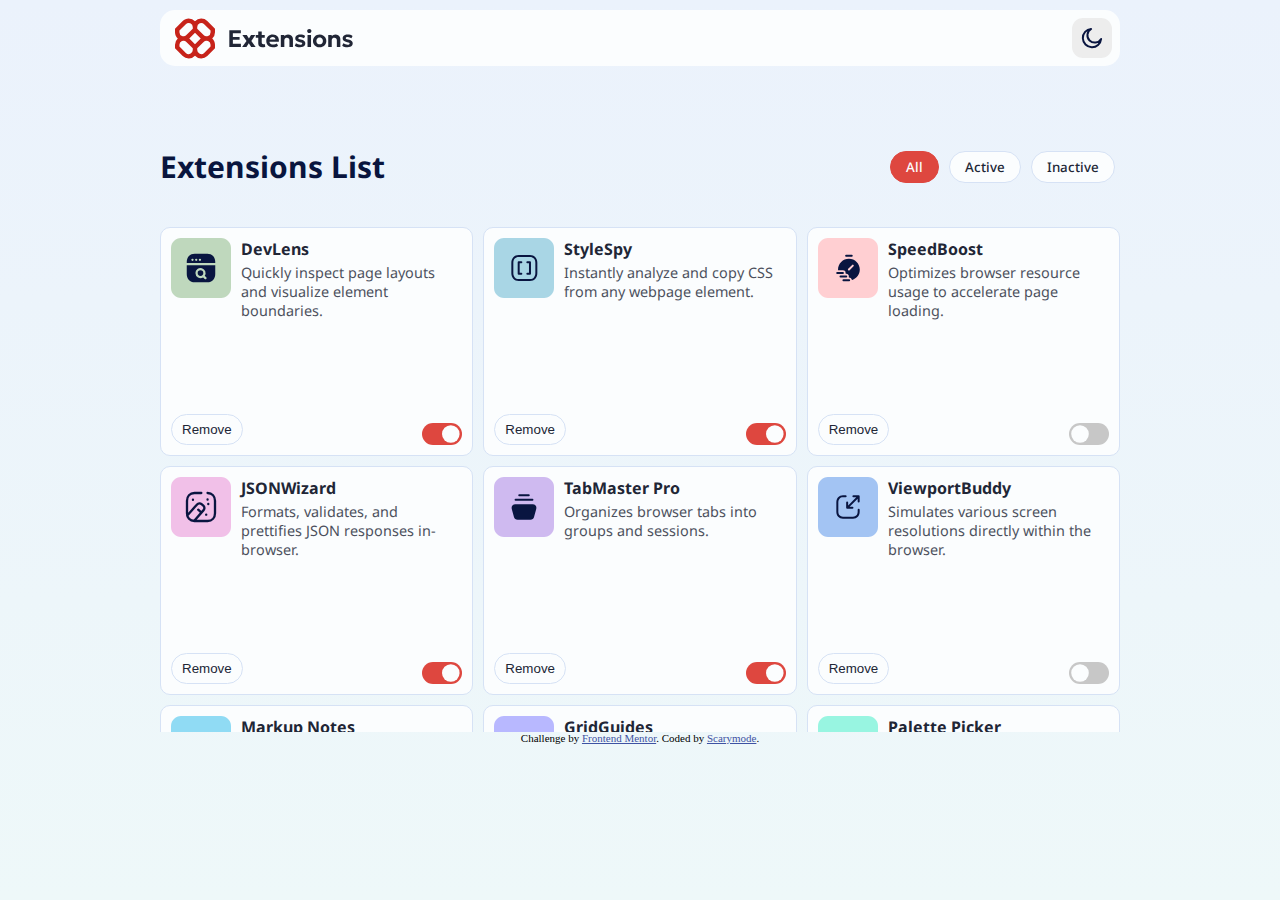
<file: index.html>
<!DOCTYPE html>
<html lang="en">
<head>
  <meta charset="UTF-8">
  <meta name="viewport" content="width=device-width, initial-scale=1.0"> <!-- displays site properly based on user's device -->

  <link rel="icon" type="image/png" sizes="32x32" href="./assets/images/favicon-32x32.png">
  
  <title>Frontend Mentor | Browser extensions manager UI</title>

  <style>
    :root {
      --bg-gradient-1: #EBF2FC;
      --bg-gradient-2: #EEF8F9;

      --head-bg-color: #fbfdfeff;
      --top-button-bg-color: #fbfdfeff;
      --grid-item-bg-color: #fbfdfeff;
      --remove-text-color-hover: #fbfdfeff;
      --remove-bg-color: #fbfdfeff;
      --mode-bg-color: #edededff;
      --top-button-bg-color-hover: #d6e2f5ff;
      --grid-item-border-color: #d6e2f5ff;
      --remove-border-color: #d6e2f5ff;
      --mode-bg-color-hover: #c7c7c7ff;
      --top-button-text-color: #212636ff;
      --grid-item-text-color: #212636ff;
      --logo-text-color: #212636ff;
      --remove-text-color: #212636ff;
      --top-content-color: #09153eff;
      --switch-bg-color: #c7c7c7ff;

      --top-button-bg-color-active: #de473fff;
      --top-button-text-color-active: #fbfdfeff;
    }
    body.dark{
      --bg-gradient-1: #040918;
      --bg-gradient-2: #091540;

      --top-button-bg-color: #212636ff;
      --head-bg-color: #212636ff;
      --remove-text-color-hover: #212636ff;
      --grid-item-bg-color: #212636ff;
      --remove-bg-color: #212636ff;
      --mode-bg-color: #2f364bff;
      --mode-bg-color-hover: #545969ff;      
      --top-button-bg-color-hover: #545969ff;
      --grid-item-border-color: #545969ff;
      --switch-bg-color: #545969ff;
      --remove-border-color: #545969ff;
      --remove-text-color: #fbfdfeff;
      --logo-text-color: #fbfdfeff;
      --top-content-color: #fbfdfeff;
      --top-button-text-color: #fbfdfeff;
      --grid-item-text-color: #fbfdfeff;

      --top-button-bg-color-active: #de473fff;
      --top-button-text-color-active: #09153eff;
      
    }
    html, body,
    button,
    .card,
    .grid-item,
    .switch_control,
    .modeicon img,
    .top-button button {
      transition: color 0.4s ease,
                  background-color 0.4s ease,
                  border-color 0.4s ease,
                  filter 0.4s ease;
    }

    html, body {
      height: 100%;
      margin: 0;
      padding: 0;
      background: linear-gradient(180deg, var(--bg-gradient-1), var(--bg-gradient-2));
      overflow: hidden;
    }
    .attribution { font-size: 11px; text-align: center; }
    .attribution a { color: hsl(228, 45%, 44%); }
    .head {
      background-color: var(--head-bg-color);
      border-radius: 15px;
      display: flex;
      flex-direction: row;
      justify-content: space-between;
      margin: 10px;
      width: 75%;
      justify-self: center;
    }
    .logo-site {
      margin: 5px;
      fill: var(--logo-text-color);
      white-space: nowrap;
      margin-left: 15px;
      display: flex;
      align-self: center;
    }
    .mode {
      background-color: var(--mode-bg-color);
      height: 40px;
      width: 40px;
      margin: 8px;
      border-radius: 11px;
      display: flex;
      justify-content: center;
      align-items: center;
      cursor: pointer;
      border: none;
    }
    .modeicon {
      display: flex;
      align-self: center;
      width: 22px;
      height: 22px;
    }
    .mode:hover {
      background-color: var(--mode-bg-color-hover);
      cursor: pointer;
    }
    .mode:focus {
      outline: 2px solid #F45B55;
      outline-offset: 2px;
    }
    .top-content {
      width: 75%;
      display: flex;
      flex-direction: row;
      justify-content: space-between;
      justify-self: center;
      margin-top: 50px;
    }
    @font-face {
      font-family: 'NotoSans';
      src: url('./assets/fonts/static/NotoSans-Regular.ttf') format('truetype');
      font-weight: normal;
      font-style: normal;
    }
    @font-face {
      font-family: 'NotoSansMedium';
      src: url('./assets/fonts/static/NotoSans-Medium.ttf') format('truetype');
      font-weight: bolder;
      font-style: normal;
    }
    @font-face {
      font-family: 'NotoSansBold';
      src: url('./assets/fonts/static/NotoSans-Bold.ttf') format('truetype');
      font-weight: bold;
      font-style: normal;
    }
    .top-content p {
      color: var(--top-content-color);
      font-family: 'NotoSansBold', sans-serif;
      font-size:30px;
    }
    .top-button {
      display: flex;
      flex-direction: row;
      justify-content: space-between;
      align-self: center;
    }
    .top-button button {
      font-family: 'NotoSansMedium', sans-serif;
      margin: 5px;
      background-color: var(--top-button-bg-color);
      border-radius: 20px;
      border: none;
      height: 20px;
      color: var(--top-button-text-color);
      padding: 15px;
      display: flex;
      justify-content: center;
      align-items: center;
      border: solid var(--remove-border-color) 1px;
    }
    .top-button button:hover {
      background-color: var(--top-button-bg-color-hover);
      cursor: pointer;
    }
    .top-button button.active {
      background-color: var(--top-button-bg-color-active);
      color: var(--top-button-text-color-active);
      border-color: var(--top-button-bg-color-active);
    }
    .top-button button:focus {
      outline: 2px solid #F45B55;
      outline-offset: 2px;
    }
    .grid {
      display: grid;
      gap: 10px;
      grid-template-columns: repeat(auto-fit, minmax(250px, 1fr));
      padding: 10px;
      width: 75%;
      justify-self: center;
      overflow-y: auto;
      max-height: 55vh;
      scrollbar-width: none;
    }
    .grid-item {
      background-color: var(--grid-item-bg-color);
      border-radius: 10px;
      border: solid var(--grid-item-border-color) 0.1px;
      padding: 10px;
      display: flex;
      flex-direction: column;
      justify-content: space-between;
      height: 23vh;
    }
    .grid-item-top {
      display: flex;
      flex-direction: row;
      gap: 5px;
      align-items: flex-start;
    }
    .grid-item-top-text {
      display: flex;
      flex-direction: column;
      color: var(--grid-item-text-color);
      vertical-align: top;
      margin-left: 5px;
    }
    .grid-item-name {      
      font-family: 'NotoSansBold', sans-serif;
      margin: 0;
    }
    .grid-item-description {
      font-family: 'NotoSans', sans-serif;
      font-size: 0.9rem;
      opacity: 0.8;
      margin: 3px 0 0 0;
    }
    .btns {
      display: flex;
      flex-direction: row;
      justify-content: space-between;
      margin-top: 10px;
      align-items: flex-start;
    }
    .grid-item-remove {
      border-radius: 20px;
      background-color: var(--remove-bg-color);
      border: solid var(--remove-border-color) 0.1px;
      color: var(--remove-text-color);
      display: flex;
      align-self: flex-end;
      padding: 7px;
      padding-left: 10px;
      padding-right: 10px;
      cursor: pointer;
    }
    .grid-item-remove:hover {
      background-color: #de473fff;
      border: #de473fff solid 0.1px;
      color: var(--remove-text-color-hover);
    }
    .grid-item-remove:focus {
      outline: 2px solid #F45B55;
      outline-offset: 2px;
    }
    :root {
      --switch-width: 40px;
      --switch-height: calc(var(--switch-width)/1.8);
      --switch-border-radius: calc(var(--switch-height)/2);
      --switch-bg-active-color: #de473fff;
      --switch-dot-color: #fbfdfeff;
    }
    .switch {
      display: inline-block;
      cursor: pointer;
      align-self: flex-end;
    }
    .switch_input {
      position: absolute;
      opacity: 0;
      width: 0;
      height: 0;
    }
    .switch_control:focus {
      outline: 2px solid #F45B55;
      outline-offset: 2px;
    }
    .switch_input:checked + .switch_control{
      background-color: var(--switch-bg-active-color);
    }
    .switch_input:checked + .switch_control::after {
      transform: translateX(80%) scale(0.8);
    }
    .switch_control {
      position: relative;
      height: var(--switch-height);
      width: var(--switch-width);
      border-radius: var(--switch-border-radius);
      background-color: var(--switch-bg-color);
      transition: background-color 250ms ease;
    }
    .switch_control::after{
      content: "";
      position: absolute;
      top: 0;
      left: 0;
      width: var(--switch-height);
      height: 100%;
      border-radius: var(--switch-border-radius);
      transform: scale(0.8);
      background-color: var(--switch-dot-color);
      transition: transform 250ms ease;
    }
    @media (max-width: 600px) {
      :root {
        --switch-width: 50px;
      }
      .head {
        width: 90%;
      }
      .top-content {
        flex-direction: column;
        width: 85%;
        margin-top: 0px;
      }
      .top-content p {
        align-self: center;
      }
      .top-button { 
        height: 50px;       
        width: 100%;        
        justify-content: space-evenly;
        margin-bottom: 5px;
      }
      .top-button button {
        font-size: 25px;
        padding: 20px;
      }
      .grid {
        width: 90%;
        max-height: 70vh;
      }
      .grid-item {        
        height: 17vh;
      }
      .grid-item-top img {
        height: 80px;
        width: 80px;
      }
      .grid-item-name {
        font-size: larger;
      }
      .grid-item-description {
        font-size: large;
      }
      .grid-item-remove {
        height: 40px;
        font-size: larger;
      }
    }
  </style>
</head>
<body>
  <div class="head">
    <div class="logo-site">
    <svg xmlns="http://www.w3.org/2000/svg" width="179" height="41" fill="none" viewBox="0 0 179 41">
      <g clip-path="url(#a)">
          <path fill="#C7231A" fill-rule="evenodd" d="M13.715.516c-2.257 0-4.42.896-6.016 2.492L0 10.707v3.524c0 2.49 1.07 4.73 2.774 6.285A8.485 8.485 0 0 0 0 26.802v3.524l7.699 7.698A8.507 8.507 0 0 0 20 37.742a8.508 8.508 0 0 0 12.301.282L40 30.326v-3.524c0-2.49-1.07-4.73-2.774-6.286A8.485 8.485 0 0 0 40 14.231v-3.524l-7.699-7.7A8.508 8.508 0 0 0 20 3.29 8.485 8.485 0 0 0 13.715.516Zm12.044 20a8.528 8.528 0 0 1-.282-.27L20 14.77l-5.477 5.477a8.528 8.528 0 0 1-.282.27c.096.087.19.177.282.269L20 26.262l5.477-5.476c.092-.093.186-.182.282-.27Zm-3.537 9.81v1.682a4.063 4.063 0 0 0 6.936 2.874l6.398-6.397v-1.683a4.063 4.063 0 0 0-6.937-2.874l-6.397 6.398Zm-4.444 0-6.397-6.398a4.063 4.063 0 0 0-6.937 2.873v1.684l6.397 6.397a4.063 4.063 0 0 0 6.937-2.873v-1.683Zm0-21.302v1.683l-6.397 6.397a4.063 4.063 0 0 1-6.937-2.873v-1.683l6.397-6.397a4.063 4.063 0 0 1 6.937 2.873Zm10.841 8.08-6.397-6.397V9.024a4.063 4.063 0 0 1 6.936-2.873l6.398 6.397v1.683a4.063 4.063 0 0 1-6.937 2.873Z" clip-rule="evenodd"/>
      </g>
      <path class="logo-site" fill="#091540" d="M54.318 29V12.2h11.484v3.096H57.87v3.6h6.72v2.868h-6.72v4.104h8.028V29h-11.58Zm12.818.024 4.368-6.036-4.14-6.108h4.428l2.148 3.684 2.088-3.684h4.32l-4.02 6.036L80.66 29h-4.488l-2.352-3.696-2.388 3.66-4.296.06Zm20.293.336c-1.296 0-2.32-.364-3.072-1.092-.744-.736-1.116-1.844-1.116-3.324V13.388h3.504v3.492h3.012v2.808h-3.012v4.62c0 .712.148 1.212.444 1.5.296.288.692.432 1.188.432.256 0 .504-.028.744-.084.248-.064.476-.152.684-.264l.492 2.76c-.36.2-.792.368-1.296.504a5.92 5.92 0 0 1-1.572.204Zm-6.648-9.672V16.88h2.808v2.808H80.78Zm17.126 9.672c-1.32 0-2.48-.268-3.48-.804a5.853 5.853 0 0 1-2.34-2.244c-.56-.96-.84-2.084-.84-3.372 0-.936.16-1.796.48-2.58a6.052 6.052 0 0 1 1.368-2.028A6.203 6.203 0 0 1 95.171 17c.8-.32 1.676-.48 2.628-.48 1.048 0 1.976.184 2.784.552a5.43 5.43 0 0 1 2.028 1.548c.536.656.908 1.428 1.116 2.316.216.888.236 1.852.06 2.892h-9.288c0 .56.144 1.048.432 1.464.296.416.708.744 1.236.984.536.232 1.16.348 1.872.348.704 0 1.376-.096 2.016-.288a6.426 6.426 0 0 0 1.812-.876l1.164 2.4c-.384.296-.864.56-1.44.792-.576.224-1.188.396-1.836.516a9.422 9.422 0 0 1-1.848.192Zm-3.204-7.944h5.724c-.024-.712-.276-1.276-.756-1.692-.472-.416-1.124-.624-1.956-.624-.832 0-1.524.208-2.076.624-.544.416-.856.98-.936 1.692ZM105.83 29V16.88h3.504v1.368c.464-.608 1.012-1.048 1.644-1.32a5.072 5.072 0 0 1 2.004-.408c1.128 0 2.056.224 2.784.672.736.44 1.28 1.012 1.632 1.716.36.704.54 1.444.54 2.22V29h-3.504v-6.78c0-.768-.216-1.38-.648-1.836-.424-.456-1.04-.684-1.848-.684-.512 0-.964.116-1.356.348-.392.224-.7.54-.924.948-.216.408-.324.88-.324 1.416V29h-3.504Zm19.29.348c-1.08 0-2.076-.14-2.988-.42-.912-.288-1.692-.68-2.34-1.176l1.14-2.448a8.333 8.333 0 0 0 2.052 1.02c.736.24 1.444.36 2.124.36.672 0 1.188-.1 1.548-.3.368-.208.552-.504.552-.888 0-.344-.164-.596-.492-.756-.32-.168-.944-.348-1.872-.54-1.6-.288-2.768-.74-3.504-1.356-.736-.624-1.104-1.48-1.104-2.568 0-.768.212-1.444.636-2.028.432-.584 1.024-1.036 1.776-1.356.752-.328 1.616-.492 2.592-.492.96 0 1.864.132 2.712.396.856.256 1.588.616 2.196 1.08l-1.104 2.46a5.34 5.34 0 0 0-1.104-.672 6.35 6.35 0 0 0-1.296-.444 5.43 5.43 0 0 0-1.32-.168c-.584 0-1.056.1-1.416.3-.36.192-.54.464-.54.816 0 .352.164.612.492.78.328.168.94.352 1.836.552 1.672.352 2.86.82 3.564 1.404.712.576 1.068 1.388 1.068 2.436 0 .808-.22 1.512-.66 2.112-.432.6-1.04 1.068-1.824 1.404-.776.328-1.684.492-2.724.492Zm7.413-.348V16.88h3.504V29h-3.504Zm1.752-14.04a2.26 2.26 0 0 1-1.512-.54c-.424-.368-.636-.856-.636-1.464 0-.616.212-1.104.636-1.464a2.23 2.23 0 0 1 1.512-.552 2.23 2.23 0 0 1 1.512.552c.424.36.636.848.636 1.464 0 .608-.212 1.096-.636 1.464a2.26 2.26 0 0 1-1.512.54Zm10.362 14.4c-1.304 0-2.46-.292-3.468-.876a6.504 6.504 0 0 1-2.376-2.328 6.28 6.28 0 0 1-.852-3.216c0-.856.164-1.668.492-2.436a6.302 6.302 0 0 1 1.392-2.052c.6-.6 1.308-1.072 2.124-1.416.816-.344 1.712-.516 2.688-.516 1.304 0 2.456.292 3.456.876a6.38 6.38 0 0 1 2.364 2.34c.576.968.864 2.036.864 3.204 0 .848-.164 1.66-.492 2.436a6.439 6.439 0 0 1-1.392 2.064 6.547 6.547 0 0 1-2.112 1.404c-.816.344-1.712.516-2.688.516Zm0-3.036c.616 0 1.168-.136 1.656-.408.488-.28.872-.672 1.152-1.176.28-.512.42-1.112.42-1.8 0-.696-.14-1.296-.42-1.8a2.854 2.854 0 0 0-1.14-1.164c-.488-.28-1.044-.42-1.668-.42-.624 0-1.184.14-1.68.42-.488.272-.872.66-1.152 1.164-.272.504-.408 1.104-.408 1.8s.14 1.296.42 1.8c.28.504.664.896 1.152 1.176.488.272 1.044.408 1.668.408ZM153.235 29V16.88h3.504v1.368c.464-.608 1.012-1.048 1.644-1.32a5.072 5.072 0 0 1 2.004-.408c1.128 0 2.056.224 2.784.672.736.44 1.28 1.012 1.632 1.716.36.704.54 1.444.54 2.22V29h-3.504v-6.78c0-.768-.216-1.38-.648-1.836-.424-.456-1.04-.684-1.848-.684-.512 0-.964.116-1.356.348-.392.224-.7.54-.924.948-.216.408-.324.88-.324 1.416V29h-3.504Zm19.291.348c-1.08 0-2.076-.14-2.988-.42-.912-.288-1.692-.68-2.34-1.176l1.14-2.448a8.333 8.333 0 0 0 2.052 1.02c.736.24 1.444.36 2.124.36.672 0 1.188-.1 1.548-.3.368-.208.552-.504.552-.888 0-.344-.164-.596-.492-.756-.32-.168-.944-.348-1.872-.54-1.6-.288-2.768-.74-3.504-1.356-.736-.624-1.104-1.48-1.104-2.568 0-.768.212-1.444.636-2.028.432-.584 1.024-1.036 1.776-1.356.752-.328 1.616-.492 2.592-.492.96 0 1.864.132 2.712.396.856.256 1.588.616 2.196 1.08l-1.104 2.46a5.34 5.34 0 0 0-1.104-.672 6.35 6.35 0 0 0-1.296-.444 5.43 5.43 0 0 0-1.32-.168c-.584 0-1.056.1-1.416.3-.36.192-.54.464-.54.816 0 .352.164.612.492.78.328.168.94.352 1.836.552 1.672.352 2.86.82 3.564 1.404.712.576 1.068 1.388 1.068 2.436 0 .808-.22 1.512-.66 2.112-.432.6-1.04 1.068-1.824 1.404-.776.328-1.684.492-2.724.492Z"/>
      <defs>
          <clipPath id="a">
              <path fill="#fff" d="M0 0h40v41H0z"/>
          </clipPath>
      </defs>
  </svg>
  </div>
    <button class="mode">
      <div class="modeicon">
      </div>
    </button>
  </div>
  <div class="top-content">
    <p>Extensions List</p>
    <div class="top-button">
      <button>All</button>
      <button>Active</button>
      <button>Inactive</button>
    </div>
  </div>
  <div class="grid"></div>
  <div class="attribution">
    Challenge by <a href="https://www.frontendmentor.io?ref=challenge">Frontend Mentor</a>. 
    Coded by <a href="https://github.com/scarymode">Scarymode</a>.
  </div>
</body>
<script>
  fetch('./data.json')
    .then(response => response.json())
    .then(data => {
      const container = document.querySelector(".grid");

      data.forEach(item => {
        const div = document.createElement("div");
        div.classList.add('grid-item');

        div.innerHTML = `
          <div class="grid-item-top">
            <img src="${item.logo}" alt="${item.name} logo">
            <div class="grid-item-top-text">
              <p class="grid-item-name">${item.name}</p>
              <p class="grid-item-description">${item.description}</p>
            </div>
          </div>
          <div class="btns">
          <button class="grid-item-remove">Remove</button>
          <label class="switch">
            <input type="checkbox" class="switch_input" tabindex="-1"/>
            <div class="switch_control" tabindex="0" role="switch"></div>
          </label>
          </div>
        `;

        const checkbox = div.querySelector(".switch_input")
        checkbox.checked = item.isActive

        container.appendChild(div);
      });
      const switchControls = document.querySelectorAll(".switch_control")

      switchControls.forEach(control => {
        control.addEventListener('keydown', e => {
          if ( e.key === 'Enter') {
            const checkbox = control.previousElementSibling
            checkbox.checked = !checkbox.checked
            checkbox.dispatchEvent(new Event("change"));
          }
        })
        control.addEventListener('click', () => {
          const checkbox = control.querySelector(".switch_input")
          checkbox.checked = !checkbox.checked
          checkbox.dispatchEvent(new Event("change"));
        })
      })
  const buttons = document.querySelectorAll(".top-button button")
  const cards = document.querySelectorAll(".grid-item")

  buttons[0].classList.add("active")

  buttons.forEach(btn => {
    btn.addEventListener("click", () => {
      buttons.forEach(b => b.classList.remove("active"))
      btn.classList.add("active")
      const filter = btn.textContent.toLowerCase()

      cards.forEach(card => {
        const checkbox = card.querySelector(".switch_input")
        const isChecked = checkbox.checked

        if (filter === 'all') {
          card.style.display = ''
        }
        else if (filter === 'active' && isChecked) {
          card.style.display = ''
        }
        else if (filter === 'inactive' && !isChecked) {
          card.style.display = ''
        }
        else {
          card.style.display = 'none'
        }
      })
    })
  })
  
  const remove = document.querySelectorAll(".grid-item-remove");

  remove.forEach((rm) => {
    rm.addEventListener("click", () => {
      const card = rm.closest(".grid-item");
      if (card) {
        card.remove();
      }
    });
    rm.addEventListener("keydown", (e) => {
      if(e.key === 'enter') {
        const card = rm.closest(".grid-item");
        if (card) {
          card.remove();
        }
      }
    })
  });
})
.catch(error => console.error('Erreur de chargement du JSON :', error))

function applyFilter(btn) {
  buttons.forEach(b => b.classList.remove("active"));
  btn.classList.add("active");

  const filter = btn.textContent.toLowerCase();

  cards.forEach(card => {
    const checkbox = card.querySelector(".switch_input");
    const isChecked = checkbox.checked;

    if (filter === "all") {
      card.style.display = "";
    } else if (filter === "active" && isChecked) {
      card.style.display = "";
    } else if (filter === "inactive" && !isChecked) {
      card.style.display = "";
    } else {
      card.style.display = "none";
    }
  });
}

const mode = document.querySelector(".mode")
const modeIcon = document.querySelector(".modeicon");

 function updateModeIcon() {
    if (document.body.classList.contains("dark")) {
      modeIcon.innerHTML = '<img src="./assets/images/icon-sun.svg" alt="Light mode">';
    } else {
      modeIcon.innerHTML = '<img src="./assets/images/icon-moon.svg" alt="Dark mode">';
    }
  }
mode.addEventListener("click", () => {
  document.body.classList.toggle("dark")
  const theme = document.body.classList.contains("dark") ? "dark" : "light";
    localStorage.setItem("theme", theme);
    updateModeIcon();
  });

  // Load saved theme
if (localStorage.getItem('theme') === 'dark') {
  document.body.classList.add('dark');
}
updateModeIcon()

</script>
</html>
</file>
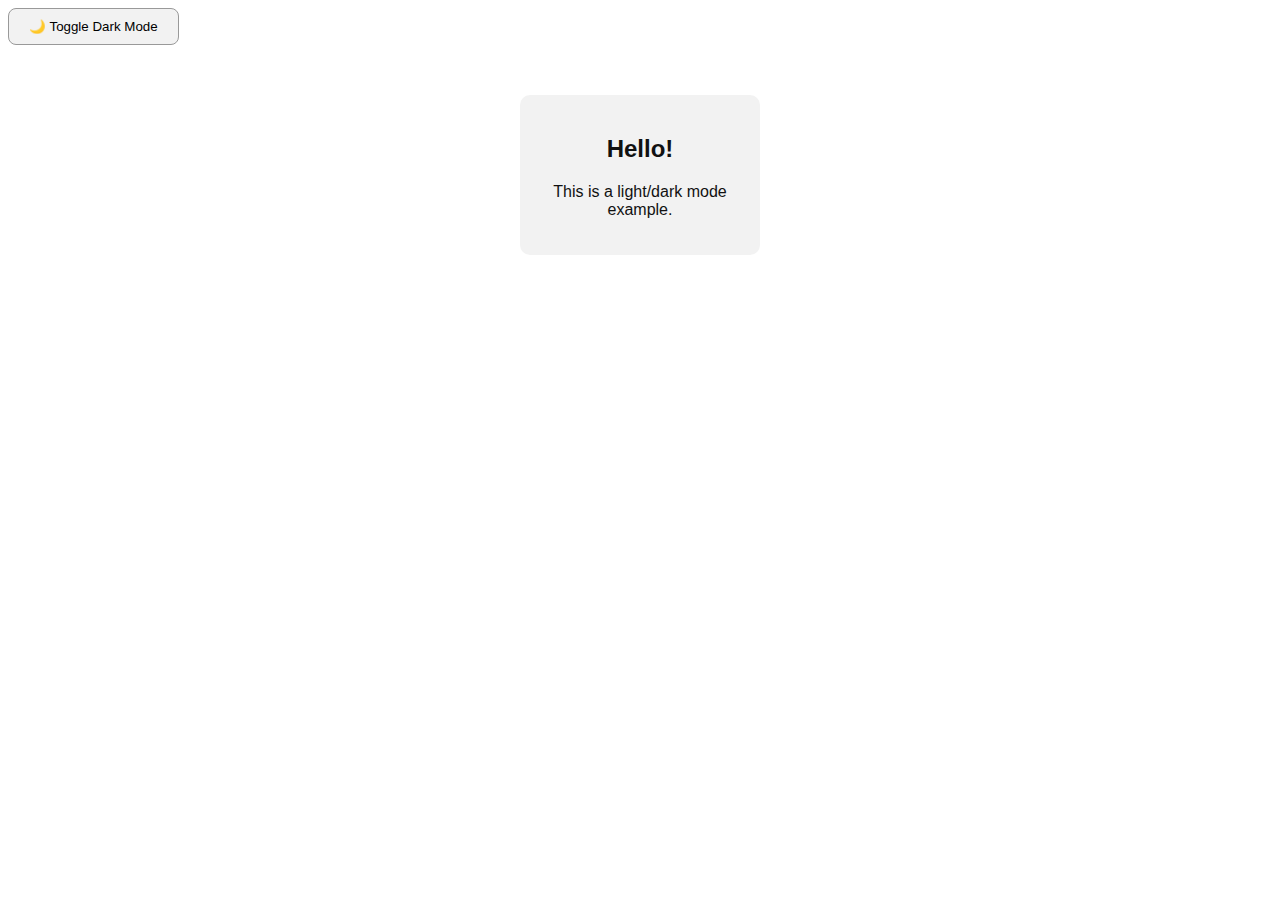
<file: Untitled-1.html>
<!DOCTYPE html>
<html lang="en">
<head>
<meta charset="UTF-8">
<meta name="viewport" content="width=device-width, initial-scale=1.0">
<title>Light / Dark Mode Example</title>
<style>
  :root {
    --bg-color: #ffffff;
    --text-color: #111111;
    --card-color: #f2f2f2;
  }

  body.dark {
    --bg-color: #0b1120;
    --text-color: #f4f6f8;
    --card-color: #1f2535;
  }

  body {
    background-color: var(--bg-color);
    color: var(--text-color);
    font-family: sans-serif;
    transition: background-color 0.4s, color 0.4s;
  }

  .card {
    background-color: var(--card-color);
    padding: 20px;
    border-radius: 10px;
    width: 200px;
    text-align: center;
    margin: 50px auto;
    transition: background-color 0.4s;
  }

  button {
    background-color: var(--card-color);
    border: 1px solid #999;
    border-radius: 8px;
    padding: 10px 20px;
    cursor: pointer;
  }

  button:hover {
    background-color: #ddd;
  }
</style>
</head>
<body>
  <button id="mode-toggle">🌙 Toggle Dark Mode</button>
  <div class="card">
    <h2>Hello!</h2>
    <p>This is a light/dark mode example.</p>
  </div>

<script>
  const toggle = document.getElementById('mode-toggle');
  toggle.addEventListener('click', () => {
    document.body.classList.toggle('dark');

    // Save preference
    if (document.body.classList.contains('dark')) {
      localStorage.setItem('theme', 'dark');
    } else {
      localStorage.setItem('theme', 'light');
    }
  });

  // Load saved theme
  if (localStorage.getItem('theme') === 'dark') {
    document.body.classList.add('dark');
  }
</script>
</body>
</html>
</file>
